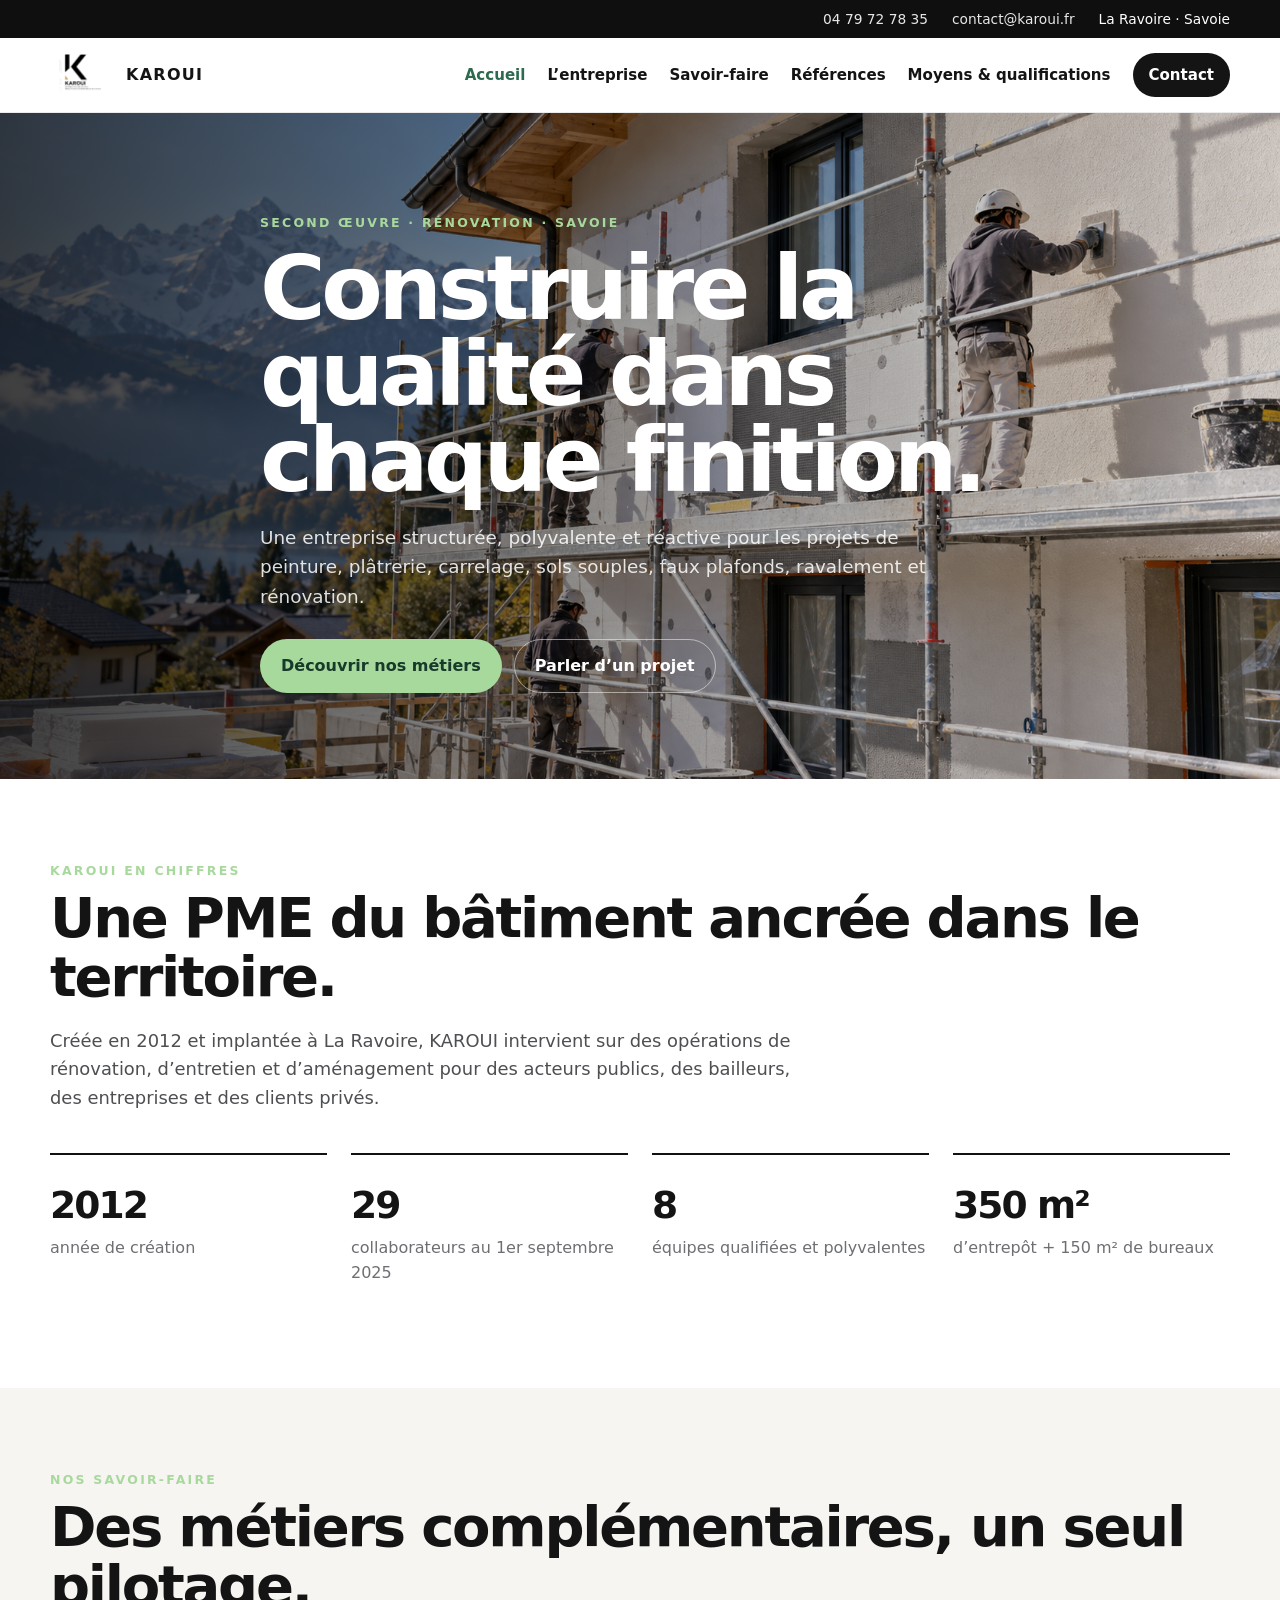
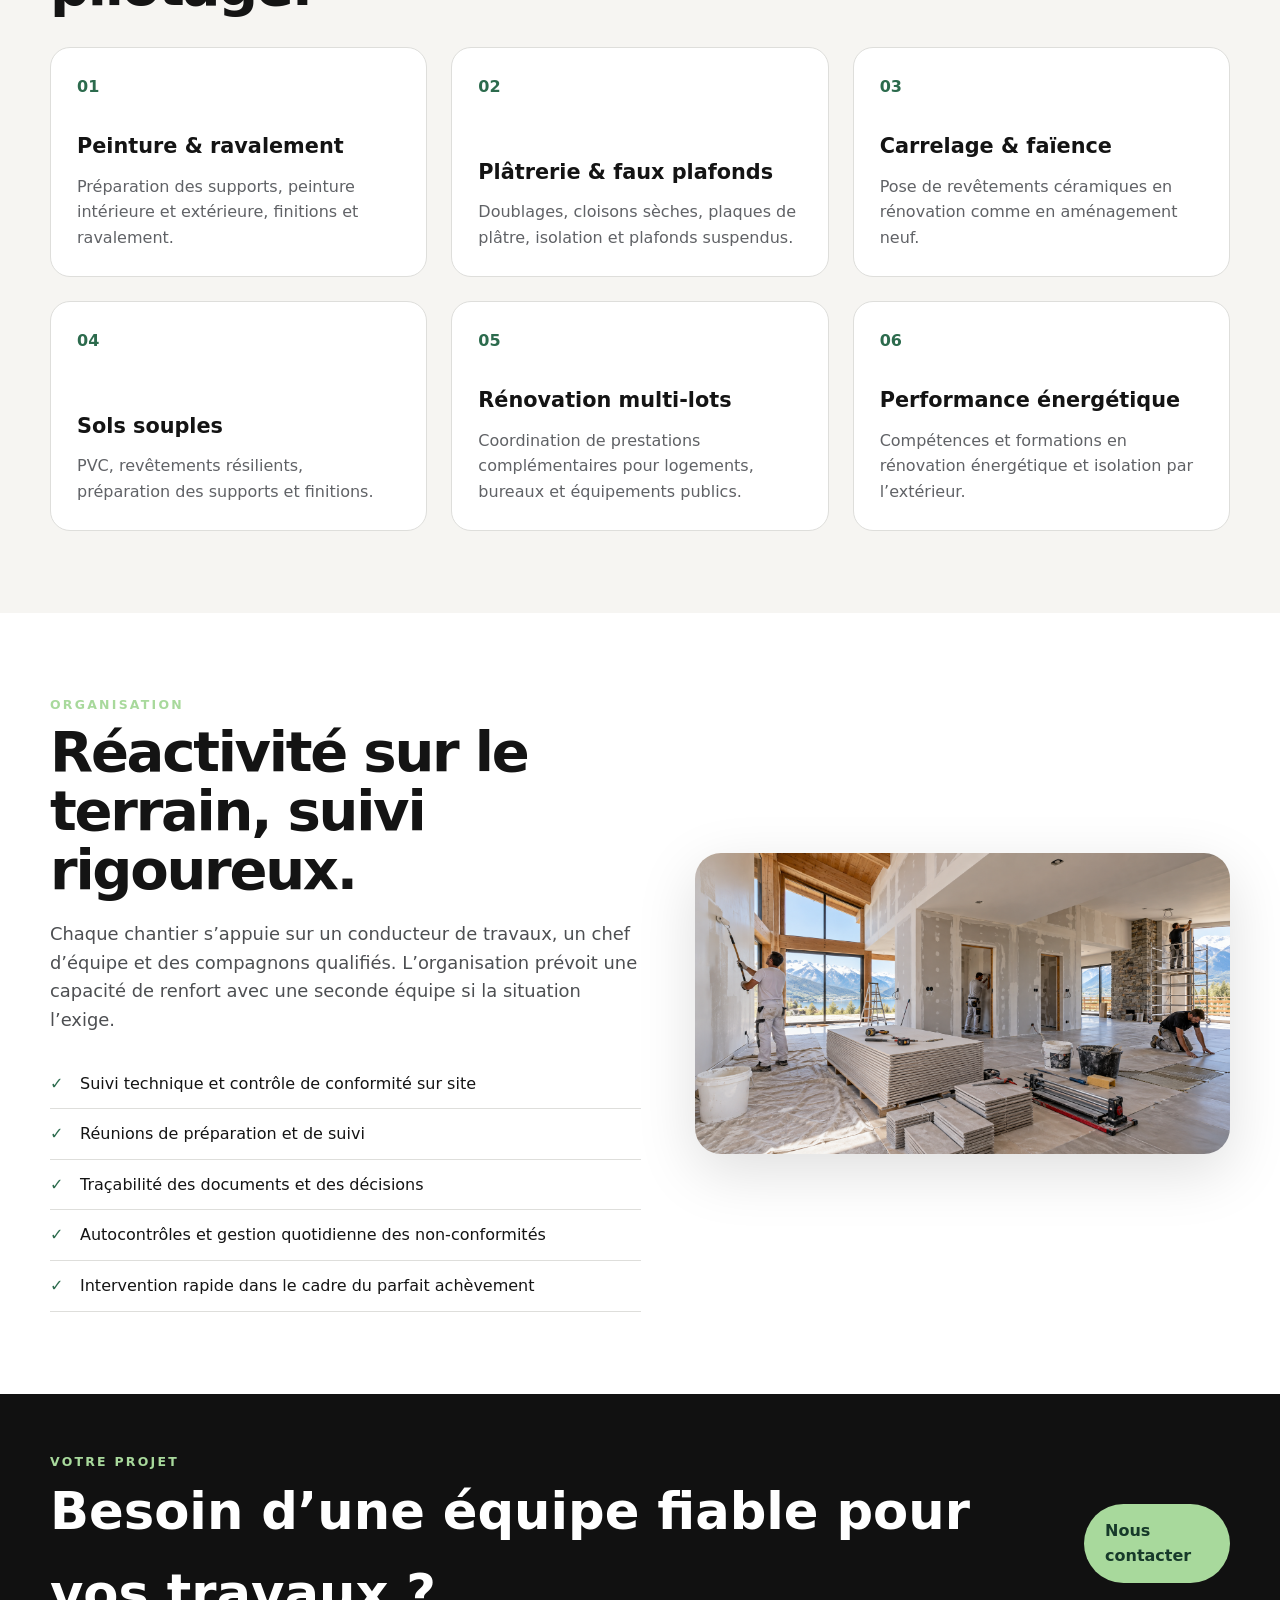
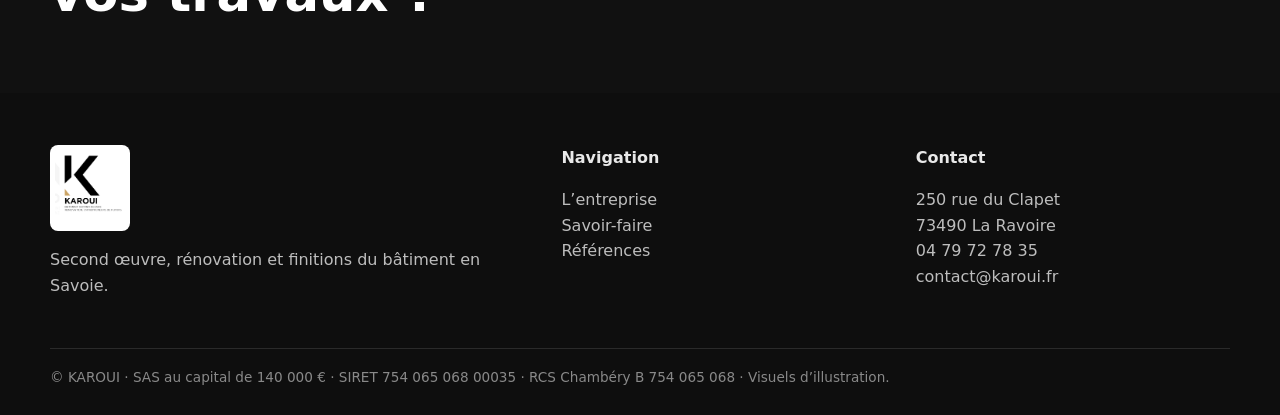
<file: index.html>
<!doctype html><html lang="fr"><head><meta charset="utf-8"><meta name="viewport" content="width=device-width,initial-scale=1"><title>KAROUI | Second œuvre & rénovation en Savoie</title><meta name="description" content="KAROUI accompagne bailleurs, collectivités, entreprises et particuliers pour leurs travaux de peinture, plâtrerie, carrelage, sols souples et rénovation en Savoie."><link rel="stylesheet" href="assets/css/style.css"></head><body>
<div class="topbar"><div class="container"><a href="tel:+33479727835">04 79 72 78 35</a><a href="mailto:contact@karoui.fr">contact@karoui.fr</a><span>La Ravoire · Savoie</span></div></div>
<header><div class="container nav"><a class="brand" href="index.html"><img src="assets/img/logo-karoui.png" alt="Logo KAROUI"><strong>KAROUI</strong></a><button class="menu-btn" aria-label="Ouvrir le menu">☰</button><nav class="navlinks"><a class="active" href="index.html">Accueil</a><a href="entreprise.html">L’entreprise</a><a href="savoir-faire.html">Savoir-faire</a><a href="references.html">Références</a><a href="moyens-qualifications.html">Moyens & qualifications</a><a class="cta" href="contact.html">Contact</a></nav></div></header>
<main>
<section class="hero" style="background-image:url('assets/img/hero-facade.png')"><div class="container content"><div class="eyebrow">Second œuvre · Rénovation · Savoie</div><h1>Construire la qualité dans chaque finition.</h1><p>Une entreprise structurée, polyvalente et réactive pour les projets de peinture, plâtrerie, carrelage, sols souples, faux plafonds, ravalement et rénovation.</p><div class="actions"><a class="btn btn-primary" href="savoir-faire.html">Découvrir nos métiers</a><a class="btn btn-outline" href="contact.html">Parler d’un projet</a></div></div></section>
<section class="section"><div class="container"><div class="eyebrow">KAROUI en chiffres</div><h2>Une PME du bâtiment ancrée dans le territoire.</h2><p class="lead">Créée en 2012 et implantée à La Ravoire, KAROUI intervient sur des opérations de rénovation, d’entretien et d’aménagement pour des acteurs publics, des bailleurs, des entreprises et des clients privés.</p><div class="grid grid-4" style="margin-top:40px"><div class="metric"><b>2012</b><span>année de création</span></div><div class="metric"><b>29</b><span>collaborateurs au 1er septembre 2025</span></div><div class="metric"><b>8</b><span>équipes qualifiées et polyvalentes</span></div><div class="metric"><b>350 m²</b><span>d’entrepôt + 150 m² de bureaux</span></div></div></div></section>
<section class="section alt"><div class="container"><div class="eyebrow">Nos savoir-faire</div><h2>Des métiers complémentaires, un seul pilotage.</h2><div class="grid grid-3" style="margin-top:32px"><div class="card service-card"><span class="num">01</span><div><h3>Peinture & ravalement</h3><p>Préparation des supports, peinture intérieure et extérieure, finitions et ravalement.</p></div></div><div class="card service-card"><span class="num">02</span><div><h3>Plâtrerie & faux plafonds</h3><p>Doublages, cloisons sèches, plaques de plâtre, isolation et plafonds suspendus.</p></div></div><div class="card service-card"><span class="num">03</span><div><h3>Carrelage & faïence</h3><p>Pose de revêtements céramiques en rénovation comme en aménagement neuf.</p></div></div><div class="card service-card"><span class="num">04</span><div><h3>Sols souples</h3><p>PVC, revêtements résilients, préparation des supports et finitions.</p></div></div><div class="card service-card"><span class="num">05</span><div><h3>Rénovation multi-lots</h3><p>Coordination de prestations complémentaires pour logements, bureaux et équipements publics.</p></div></div><div class="card service-card"><span class="num">06</span><div><h3>Performance énergétique</h3><p>Compétences et formations en rénovation énergétique et isolation par l’extérieur.</p></div></div></div></div></section>
<section class="section"><div class="container split"><div><div class="eyebrow">Organisation</div><h2>Réactivité sur le terrain, suivi rigoureux.</h2><p class="lead">Chaque chantier s’appuie sur un conducteur de travaux, un chef d’équipe et des compagnons qualifiés. L’organisation prévoit une capacité de renfort avec une seconde équipe si la situation l’exige.</p><ul class="checklist"><li>Suivi technique et contrôle de conformité sur site</li><li>Réunions de préparation et de suivi</li><li>Traçabilité des documents et des décisions</li><li>Autocontrôles et gestion quotidienne des non-conformités</li><li>Intervention rapide dans le cadre du parfait achèvement</li></ul></div><div class="visual"><img src="assets/img/chantier-interieur.png" alt="Illustration d'un chantier de rénovation intérieure"></div></div></section>
<section class="band"><div class="container"><div><div class="eyebrow">Votre projet</div><h2>Besoin d’une équipe fiable pour vos travaux ?</h2></div><a class="btn btn-primary" href="contact.html">Nous contacter</a></div></section>
</main>
<footer><div class="container"><div class="footer-grid"><div><img class="logo-footer" src="assets/img/logo-karoui.png" alt="KAROUI"><p>Second œuvre, rénovation et finitions du bâtiment en Savoie.</p></div><div><strong>Navigation</strong><p><a href="entreprise.html">L’entreprise</a><br><a href="savoir-faire.html">Savoir-faire</a><br><a href="references.html">Références</a></p></div><div><strong>Contact</strong><p>250 rue du Clapet<br>73490 La Ravoire<br><a href="tel:+33479727835">04 79 72 78 35</a><br><a href="mailto:contact@karoui.fr">contact@karoui.fr</a></p></div></div><div class="footer-bottom">© KAROUI · SAS au capital de 140 000 € · SIRET 754 065 068 00035 · RCS Chambéry B 754 065 068 · Visuels d’illustration.</div></div></footer><script src="assets/js/main.js"></script></body></html>
</file>
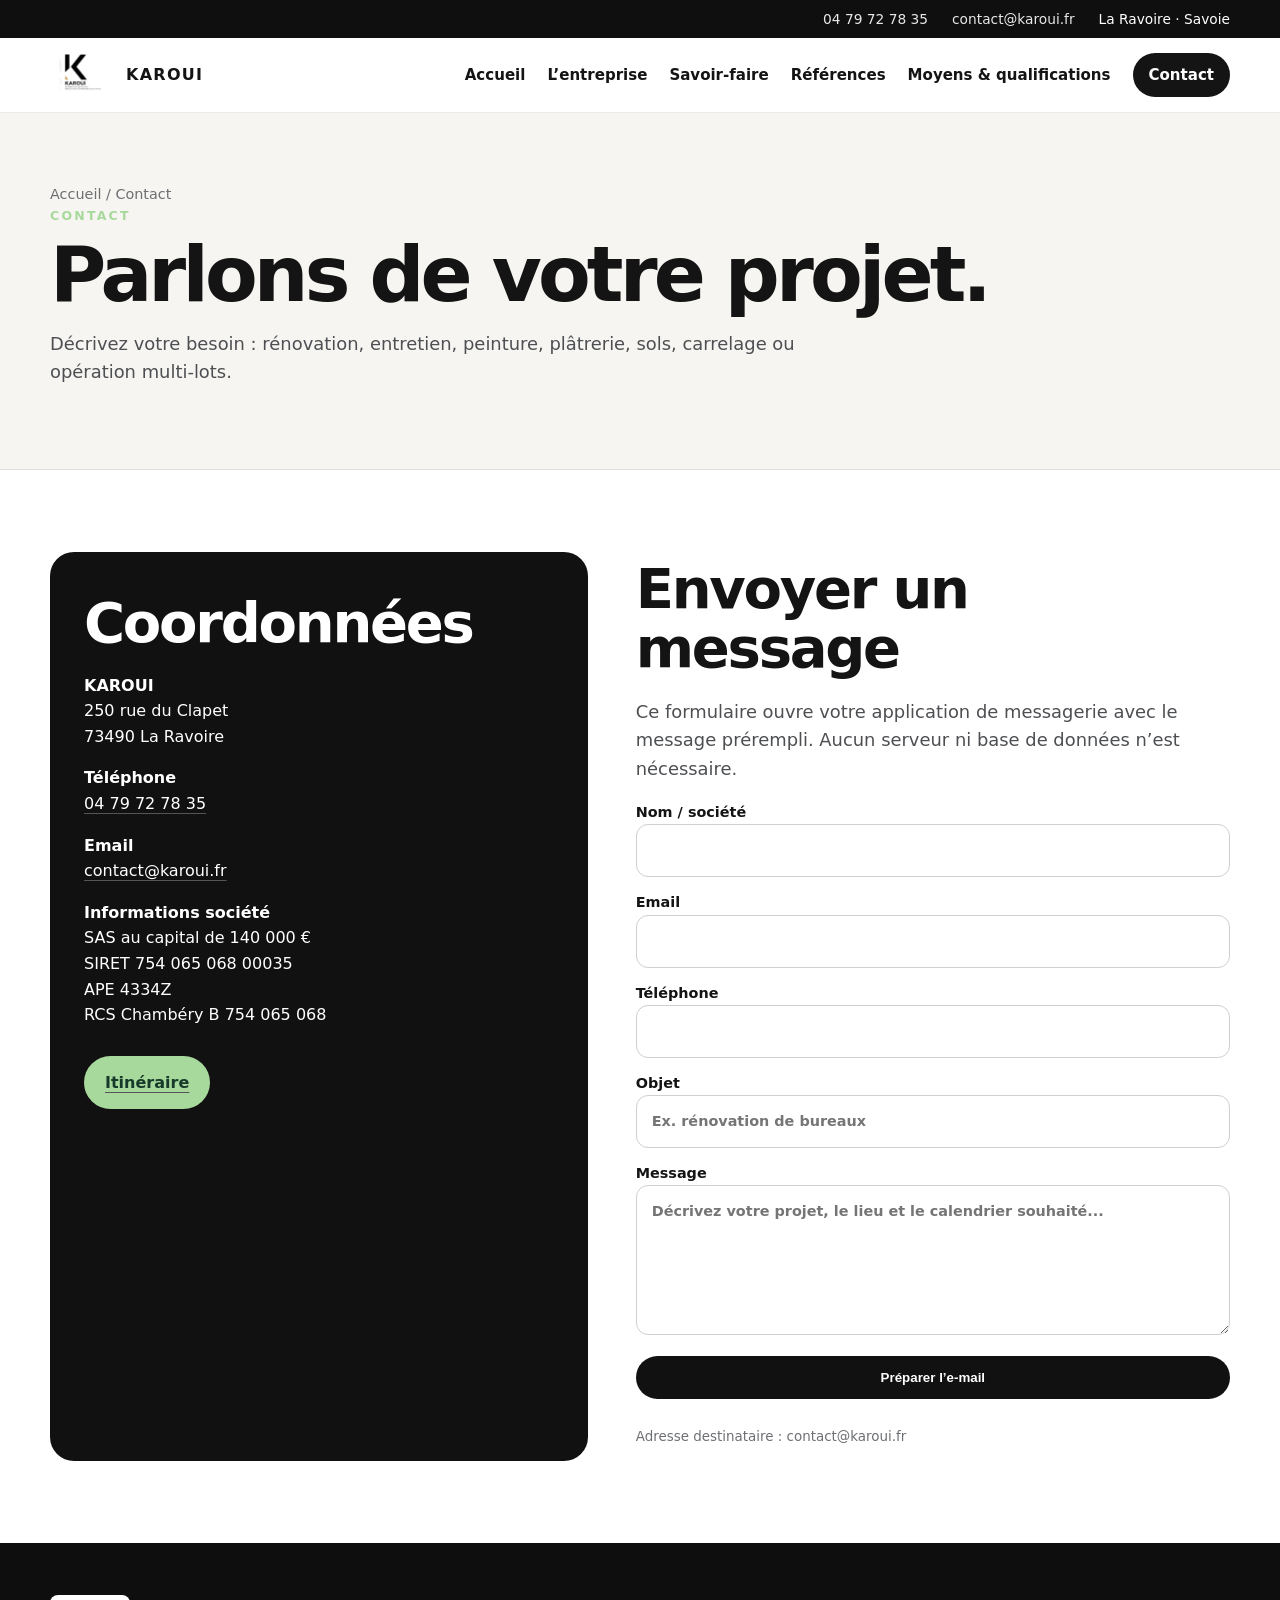
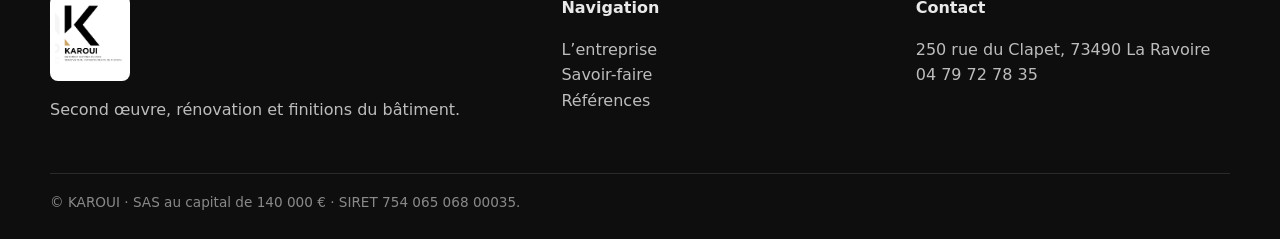
<file: contact.html>
<!doctype html><html lang="fr"><head><meta charset="utf-8"><meta name="viewport" content="width=device-width,initial-scale=1"><title>Contact | KAROUI</title><meta name="description" content="Contacter KAROUI à La Ravoire pour un projet de rénovation ou de second œuvre."><link rel="stylesheet" href="assets/css/style.css"></head><body>
<div class="topbar"><div class="container"><a href="tel:+33479727835">04 79 72 78 35</a><a href="mailto:contact@karoui.fr">contact@karoui.fr</a><span>La Ravoire · Savoie</span></div></div><header><div class="container nav"><a class="brand" href="index.html"><img src="assets/img/logo-karoui.png" alt="Logo KAROUI"><strong>KAROUI</strong></a><button class="menu-btn">☰</button><nav class="navlinks"><a href="index.html">Accueil</a><a href="entreprise.html">L’entreprise</a><a href="savoir-faire.html">Savoir-faire</a><a href="references.html">Références</a><a href="moyens-qualifications.html">Moyens & qualifications</a><a class="cta active" href="contact.html">Contact</a></nav></div></header>
<main><section class="page-hero"><div class="container"><div class="breadcrumbs">Accueil / Contact</div><div class="eyebrow">Contact</div><h1>Parlons de votre projet.</h1><p class="lead">Décrivez votre besoin : rénovation, entretien, peinture, plâtrerie, sols, carrelage ou opération multi-lots.</p></div></section>
<section class="section"><div class="container contact-wrap"><div class="contact-box"><h2>Coordonnées</h2><p><strong>KAROUI</strong><br>250 rue du Clapet<br>73490 La Ravoire</p><p><strong>Téléphone</strong><br><a href="tel:+33479727835">04 79 72 78 35</a></p><p><strong>Email</strong><br><a href="mailto:contact@karoui.fr">contact@karoui.fr</a></p><p><strong>Informations société</strong><br>SAS au capital de 140 000 €<br>SIRET 754 065 068 00035<br>APE 4334Z<br>RCS Chambéry B 754 065 068</p><div class="actions"><a class="btn btn-primary" href="https://www.google.com/maps/search/?api=1&query=250+Rue+du+Clapet+73490+La+Ravoire" target="_blank" rel="noopener">Itinéraire</a></div></div><div><h2>Envoyer un message</h2><p class="lead">Ce formulaire ouvre votre application de messagerie avec le message prérempli. Aucun serveur ni base de données n’est nécessaire.</p><form id="contact-form" class="contact-form"><label>Nom / société<input name="nom" required></label><label>Email<input type="email" name="email" required></label><label>Téléphone<input name="telephone"></label><label>Objet<input name="objet" placeholder="Ex. rénovation de bureaux"></label><label>Message<textarea name="message" required placeholder="Décrivez votre projet, le lieu et le calendrier souhaité..."></textarea></label><button class="btn btn-dark" type="submit">Préparer l’e-mail</button><p class="note">Adresse destinataire : contact@karoui.fr</p></form></div></div></section></main>
<footer><div class="container"><div class="footer-grid"><div><img class="logo-footer" src="assets/img/logo-karoui.png" alt="KAROUI"><p>Second œuvre, rénovation et finitions du bâtiment.</p></div><div><strong>Navigation</strong><p><a href="entreprise.html">L’entreprise</a><br><a href="savoir-faire.html">Savoir-faire</a><br><a href="references.html">Références</a></p></div><div><strong>Contact</strong><p>250 rue du Clapet, 73490 La Ravoire<br><a href="tel:+33479727835">04 79 72 78 35</a></p></div></div><div class="footer-bottom">© KAROUI · SAS au capital de 140 000 € · SIRET 754 065 068 00035.</div></div></footer><script src="assets/js/main.js"></script></body></html>
</file>
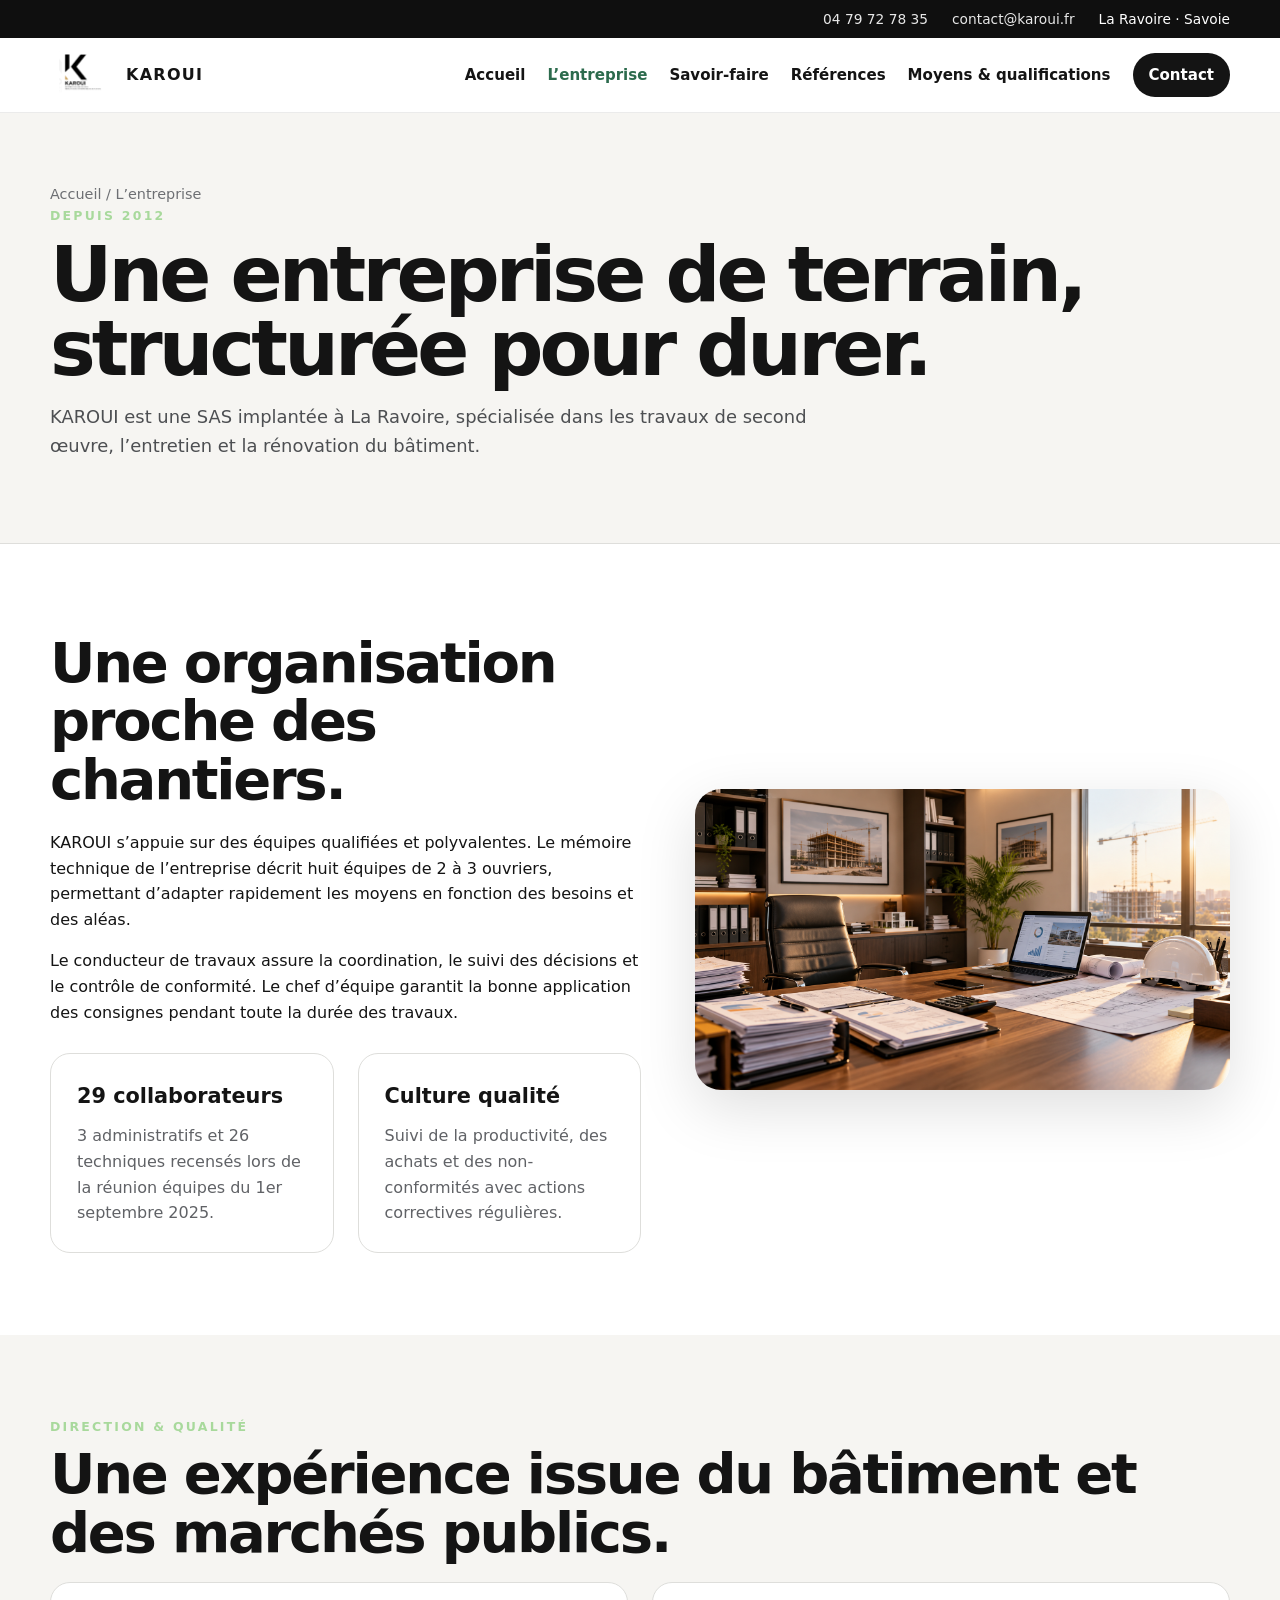
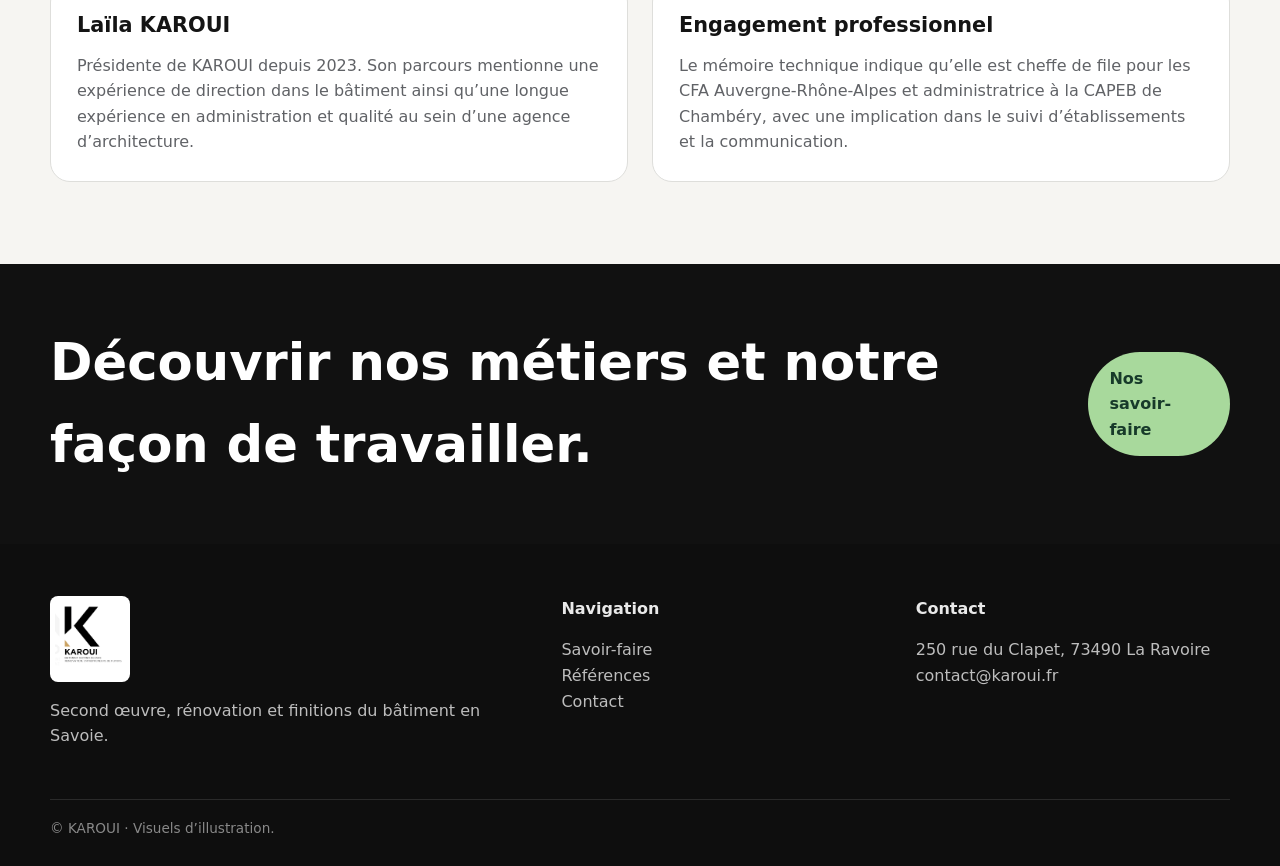
<file: entreprise.html>
<!doctype html><html lang="fr"><head><meta charset="utf-8"><meta name="viewport" content="width=device-width,initial-scale=1"><title>L’entreprise | KAROUI</title><meta name="description" content="Découvrez KAROUI, entreprise de second œuvre et rénovation implantée à La Ravoire en Savoie."><link rel="stylesheet" href="assets/css/style.css"></head><body>
<div class="topbar"><div class="container"><a href="tel:+33479727835">04 79 72 78 35</a><a href="mailto:contact@karoui.fr">contact@karoui.fr</a><span>La Ravoire · Savoie</span></div></div><header><div class="container nav"><a class="brand" href="index.html"><img src="assets/img/logo-karoui.png" alt="Logo KAROUI"><strong>KAROUI</strong></a><button class="menu-btn">☰</button><nav class="navlinks"><a href="index.html">Accueil</a><a class="active" href="entreprise.html">L’entreprise</a><a href="savoir-faire.html">Savoir-faire</a><a href="references.html">Références</a><a href="moyens-qualifications.html">Moyens & qualifications</a><a class="cta" href="contact.html">Contact</a></nav></div></header>
<main><section class="page-hero"><div class="container"><div class="breadcrumbs">Accueil / L’entreprise</div><div class="eyebrow">Depuis 2012</div><h1>Une entreprise de terrain, structurée pour durer.</h1><p class="lead">KAROUI est une SAS implantée à La Ravoire, spécialisée dans les travaux de second œuvre, l’entretien et la rénovation du bâtiment.</p></div></section>
<section class="section"><div class="container split"><div><h2>Une organisation proche des chantiers.</h2><p>KAROUI s’appuie sur des équipes qualifiées et polyvalentes. Le mémoire technique de l’entreprise décrit huit équipes de 2 à 3 ouvriers, permettant d’adapter rapidement les moyens en fonction des besoins et des aléas.</p><p>Le conducteur de travaux assure la coordination, le suivi des décisions et le contrôle de conformité. Le chef d’équipe garantit la bonne application des consignes pendant toute la durée des travaux.</p><div class="grid grid-2" style="margin-top:28px"><div class="card"><h3>29 collaborateurs</h3><p>3 administratifs et 26 techniques recensés lors de la réunion équipes du 1er septembre 2025.</p></div><div class="card"><h3>Culture qualité</h3><p>Suivi de la productivité, des achats et des non-conformités avec actions correctives régulières.</p></div></div></div><div class="visual"><img src="assets/img/bureau.png" alt="Illustration d'un bureau de conduite de travaux"></div></div></section>
<section class="section alt"><div class="container"><div class="eyebrow">Direction & qualité</div><h2>Une expérience issue du bâtiment et des marchés publics.</h2><div class="grid grid-2"><div class="card"><h3>Laïla KAROUI</h3><p>Présidente de KAROUI depuis 2023. Son parcours mentionne une expérience de direction dans le bâtiment ainsi qu’une longue expérience en administration et qualité au sein d’une agence d’architecture.</p></div><div class="card"><h3>Engagement professionnel</h3><p>Le mémoire technique indique qu’elle est cheffe de file pour les CFA Auvergne-Rhône-Alpes et administratrice à la CAPEB de Chambéry, avec une implication dans le suivi d’établissements et la communication.</p></div></div></div></section>
<section class="band"><div class="container"><h2>Découvrir nos métiers et notre façon de travailler.</h2><a class="btn btn-primary" href="savoir-faire.html">Nos savoir-faire</a></div></section></main>
<footer><div class="container"><div class="footer-grid"><div><img class="logo-footer" src="assets/img/logo-karoui.png" alt="KAROUI"><p>Second œuvre, rénovation et finitions du bâtiment en Savoie.</p></div><div><strong>Navigation</strong><p><a href="savoir-faire.html">Savoir-faire</a><br><a href="references.html">Références</a><br><a href="contact.html">Contact</a></p></div><div><strong>Contact</strong><p>250 rue du Clapet, 73490 La Ravoire<br><a href="mailto:contact@karoui.fr">contact@karoui.fr</a></p></div></div><div class="footer-bottom">© KAROUI · Visuels d’illustration.</div></div></footer><script src="assets/js/main.js"></script></body></html>
</file>
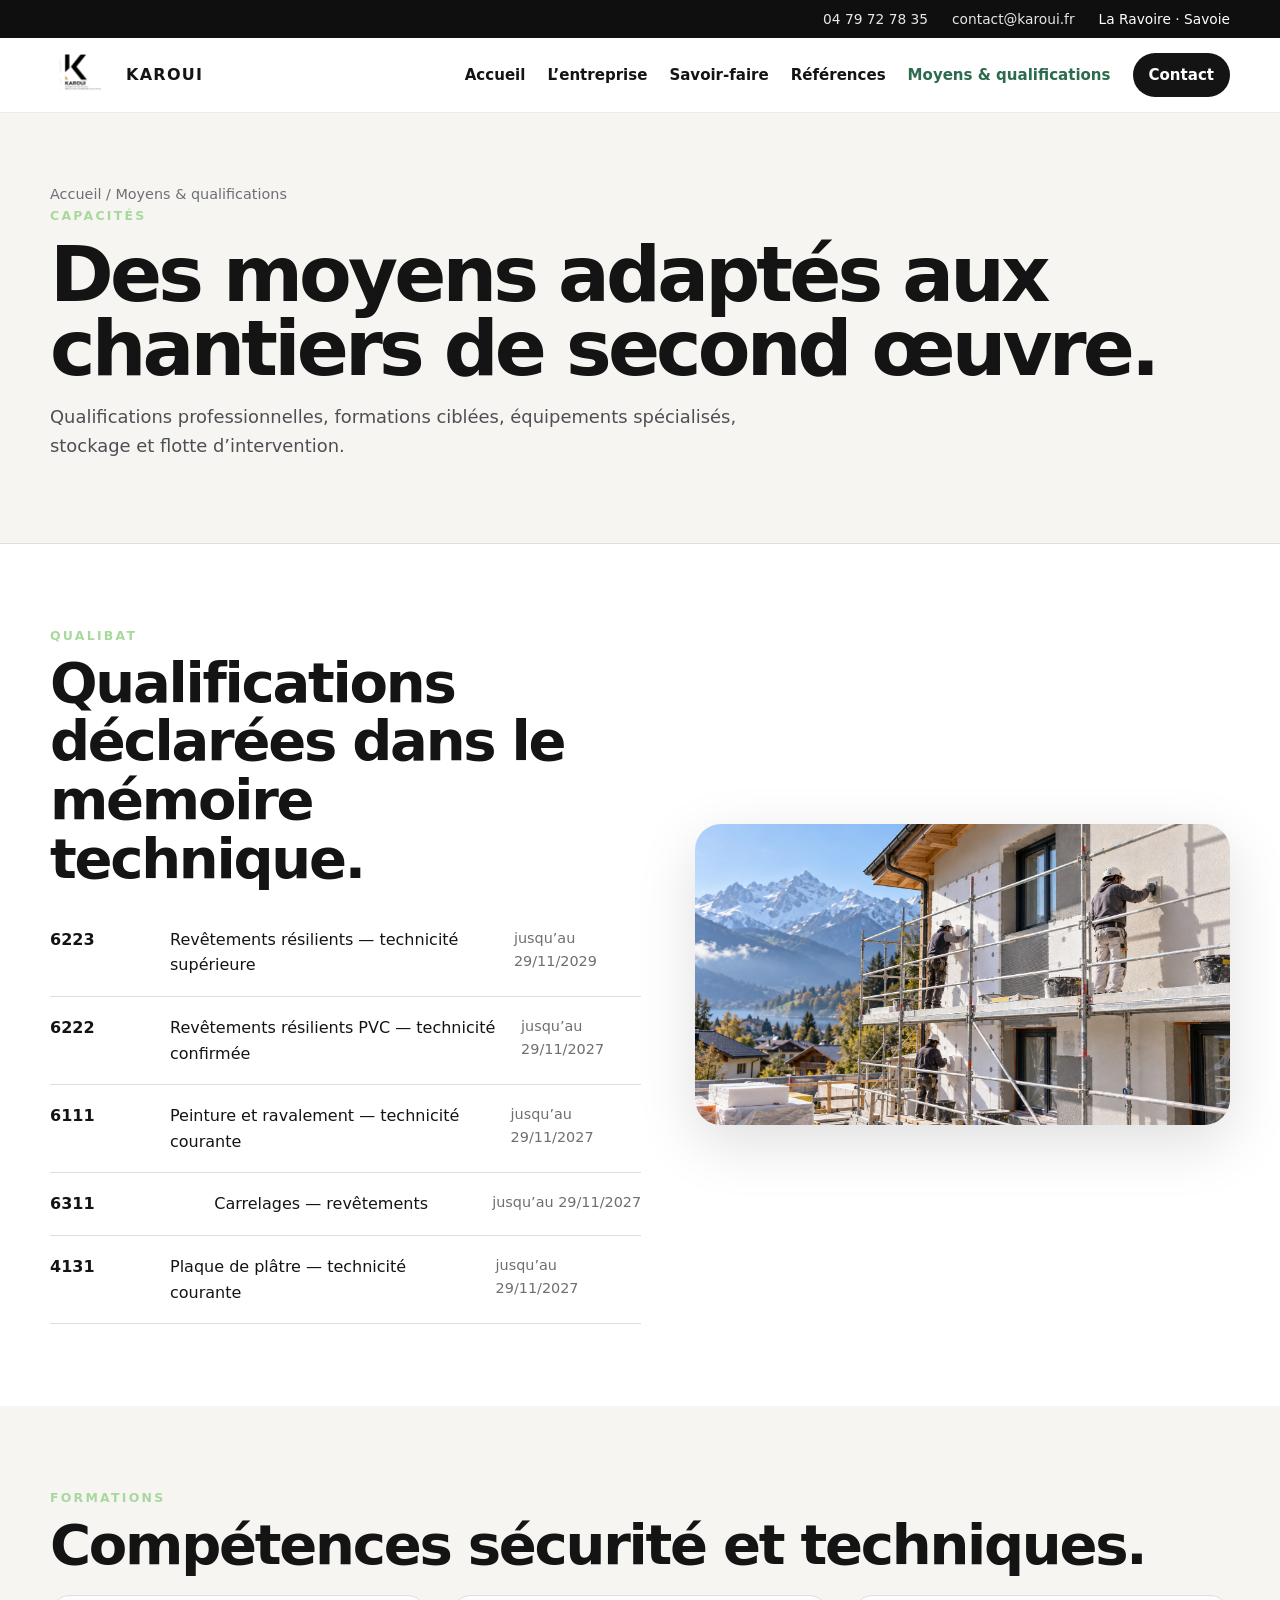
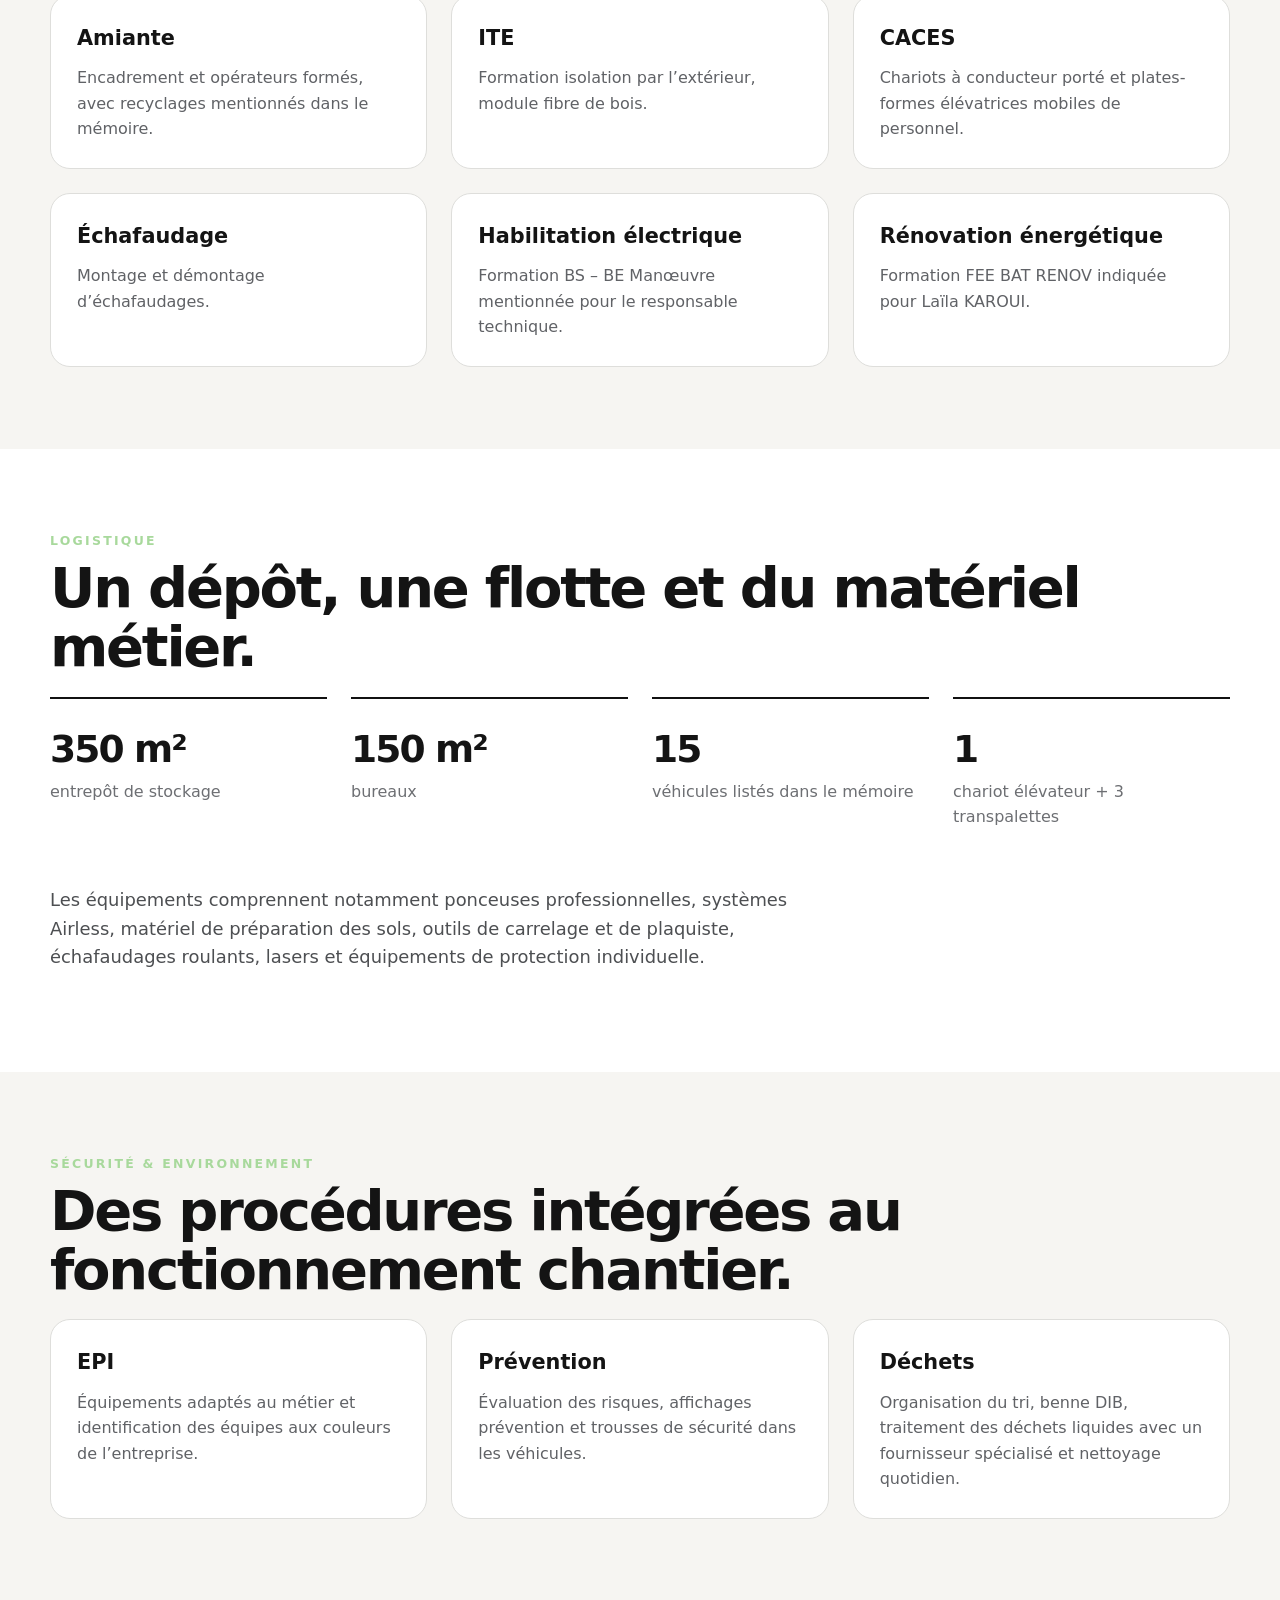
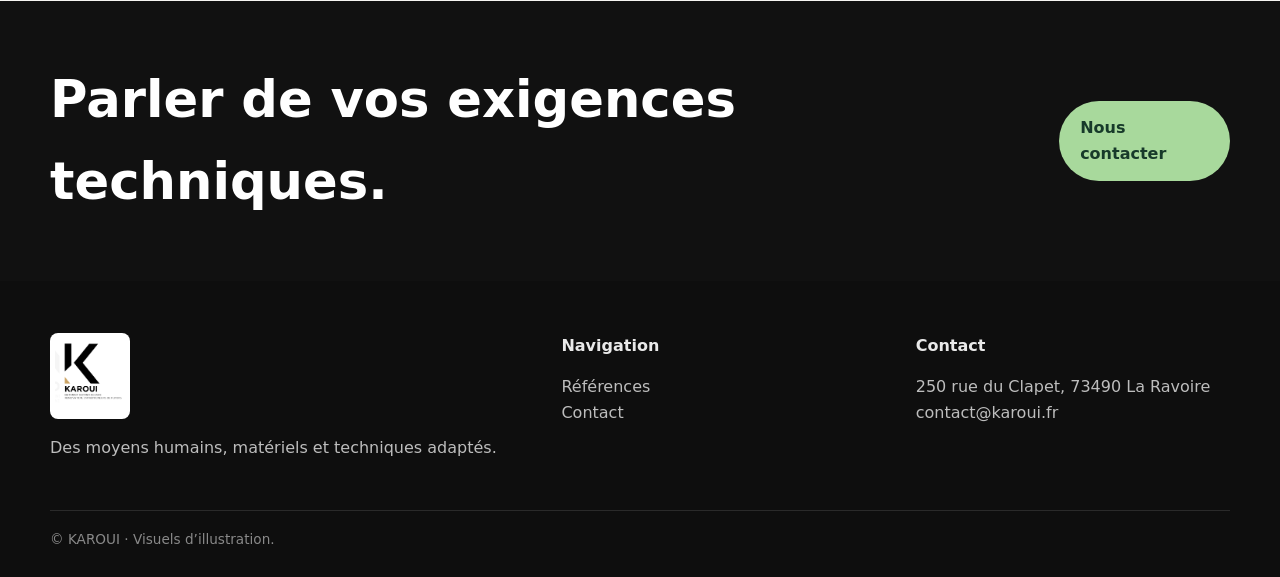
<file: moyens-qualifications.html>
<!doctype html><html lang="fr"><head><meta charset="utf-8"><meta name="viewport" content="width=device-width,initial-scale=1"><title>Moyens & qualifications | KAROUI</title><meta name="description" content="Qualifications Qualibat, formations, flotte, atelier et équipements de KAROUI."><link rel="stylesheet" href="assets/css/style.css"></head><body>
<div class="topbar"><div class="container"><a href="tel:+33479727835">04 79 72 78 35</a><a href="mailto:contact@karoui.fr">contact@karoui.fr</a><span>La Ravoire · Savoie</span></div></div><header><div class="container nav"><a class="brand" href="index.html"><img src="assets/img/logo-karoui.png" alt="Logo KAROUI"><strong>KAROUI</strong></a><button class="menu-btn">☰</button><nav class="navlinks"><a href="index.html">Accueil</a><a href="entreprise.html">L’entreprise</a><a href="savoir-faire.html">Savoir-faire</a><a href="references.html">Références</a><a class="active" href="moyens-qualifications.html">Moyens & qualifications</a><a class="cta" href="contact.html">Contact</a></nav></div></header>
<main><section class="page-hero"><div class="container"><div class="breadcrumbs">Accueil / Moyens & qualifications</div><div class="eyebrow">Capacités</div><h1>Des moyens adaptés aux chantiers de second œuvre.</h1><p class="lead">Qualifications professionnelles, formations ciblées, équipements spécialisés, stockage et flotte d’intervention.</p></div></section>
<section class="section"><div class="container split"><div><div class="eyebrow">Qualibat</div><h2>Qualifications déclarées dans le mémoire technique.</h2><div class="qualif"><b>6223</b><span>Revêtements résilients — technicité supérieure</span><span class="small">jusqu’au 29/11/2029</span></div><div class="qualif"><b>6222</b><span>Revêtements résilients PVC — technicité confirmée</span><span class="small">jusqu’au 29/11/2027</span></div><div class="qualif"><b>6111</b><span>Peinture et ravalement — technicité courante</span><span class="small">jusqu’au 29/11/2027</span></div><div class="qualif"><b>6311</b><span>Carrelages — revêtements</span><span class="small">jusqu’au 29/11/2027</span></div><div class="qualif"><b>4131</b><span>Plaque de plâtre — technicité courante</span><span class="small">jusqu’au 29/11/2027</span></div></div><div class="visual"><img src="assets/img/hero-facade.png" alt="Illustration façade en rénovation"></div></div></section>
<section class="section alt"><div class="container"><div class="eyebrow">Formations</div><h2>Compétences sécurité et techniques.</h2><div class="grid grid-3"><div class="card"><h3>Amiante</h3><p>Encadrement et opérateurs formés, avec recyclages mentionnés dans le mémoire.</p></div><div class="card"><h3>ITE</h3><p>Formation isolation par l’extérieur, module fibre de bois.</p></div><div class="card"><h3>CACES</h3><p>Chariots à conducteur porté et plates-formes élévatrices mobiles de personnel.</p></div><div class="card"><h3>Échafaudage</h3><p>Montage et démontage d’échafaudages.</p></div><div class="card"><h3>Habilitation électrique</h3><p>Formation BS – BE Manœuvre mentionnée pour le responsable technique.</p></div><div class="card"><h3>Rénovation énergétique</h3><p>Formation FEE BAT RENOV indiquée pour Laïla KAROUI.</p></div></div></div></section>
<section class="section"><div class="container"><div class="eyebrow">Logistique</div><h2>Un dépôt, une flotte et du matériel métier.</h2><div class="grid grid-4"><div class="metric"><b>350 m²</b><span>entrepôt de stockage</span></div><div class="metric"><b>150 m²</b><span>bureaux</span></div><div class="metric"><b>15</b><span>véhicules listés dans le mémoire</span></div><div class="metric"><b>1</b><span>chariot élévateur + 3 transpalettes</span></div></div><p class="lead" style="margin-top:36px">Les équipements comprennent notamment ponceuses professionnelles, systèmes Airless, matériel de préparation des sols, outils de carrelage et de plaquiste, échafaudages roulants, lasers et équipements de protection individuelle.</p></div></section>
<section class="section alt"><div class="container"><div class="eyebrow">Sécurité & environnement</div><h2>Des procédures intégrées au fonctionnement chantier.</h2><div class="grid grid-3"><div class="card"><h3>EPI</h3><p>Équipements adaptés au métier et identification des équipes aux couleurs de l’entreprise.</p></div><div class="card"><h3>Prévention</h3><p>Évaluation des risques, affichages prévention et trousses de sécurité dans les véhicules.</p></div><div class="card"><h3>Déchets</h3><p>Organisation du tri, benne DIB, traitement des déchets liquides avec un fournisseur spécialisé et nettoyage quotidien.</p></div></div></div></section>
<section class="band"><div class="container"><h2>Parler de vos exigences techniques.</h2><a class="btn btn-primary" href="contact.html">Nous contacter</a></div></section></main>
<footer><div class="container"><div class="footer-grid"><div><img class="logo-footer" src="assets/img/logo-karoui.png" alt="KAROUI"><p>Des moyens humains, matériels et techniques adaptés.</p></div><div><strong>Navigation</strong><p><a href="references.html">Références</a><br><a href="contact.html">Contact</a></p></div><div><strong>Contact</strong><p>250 rue du Clapet, 73490 La Ravoire<br><a href="mailto:contact@karoui.fr">contact@karoui.fr</a></p></div></div><div class="footer-bottom">© KAROUI · Visuels d’illustration.</div></div></footer><script src="assets/js/main.js"></script></body></html>
</file>
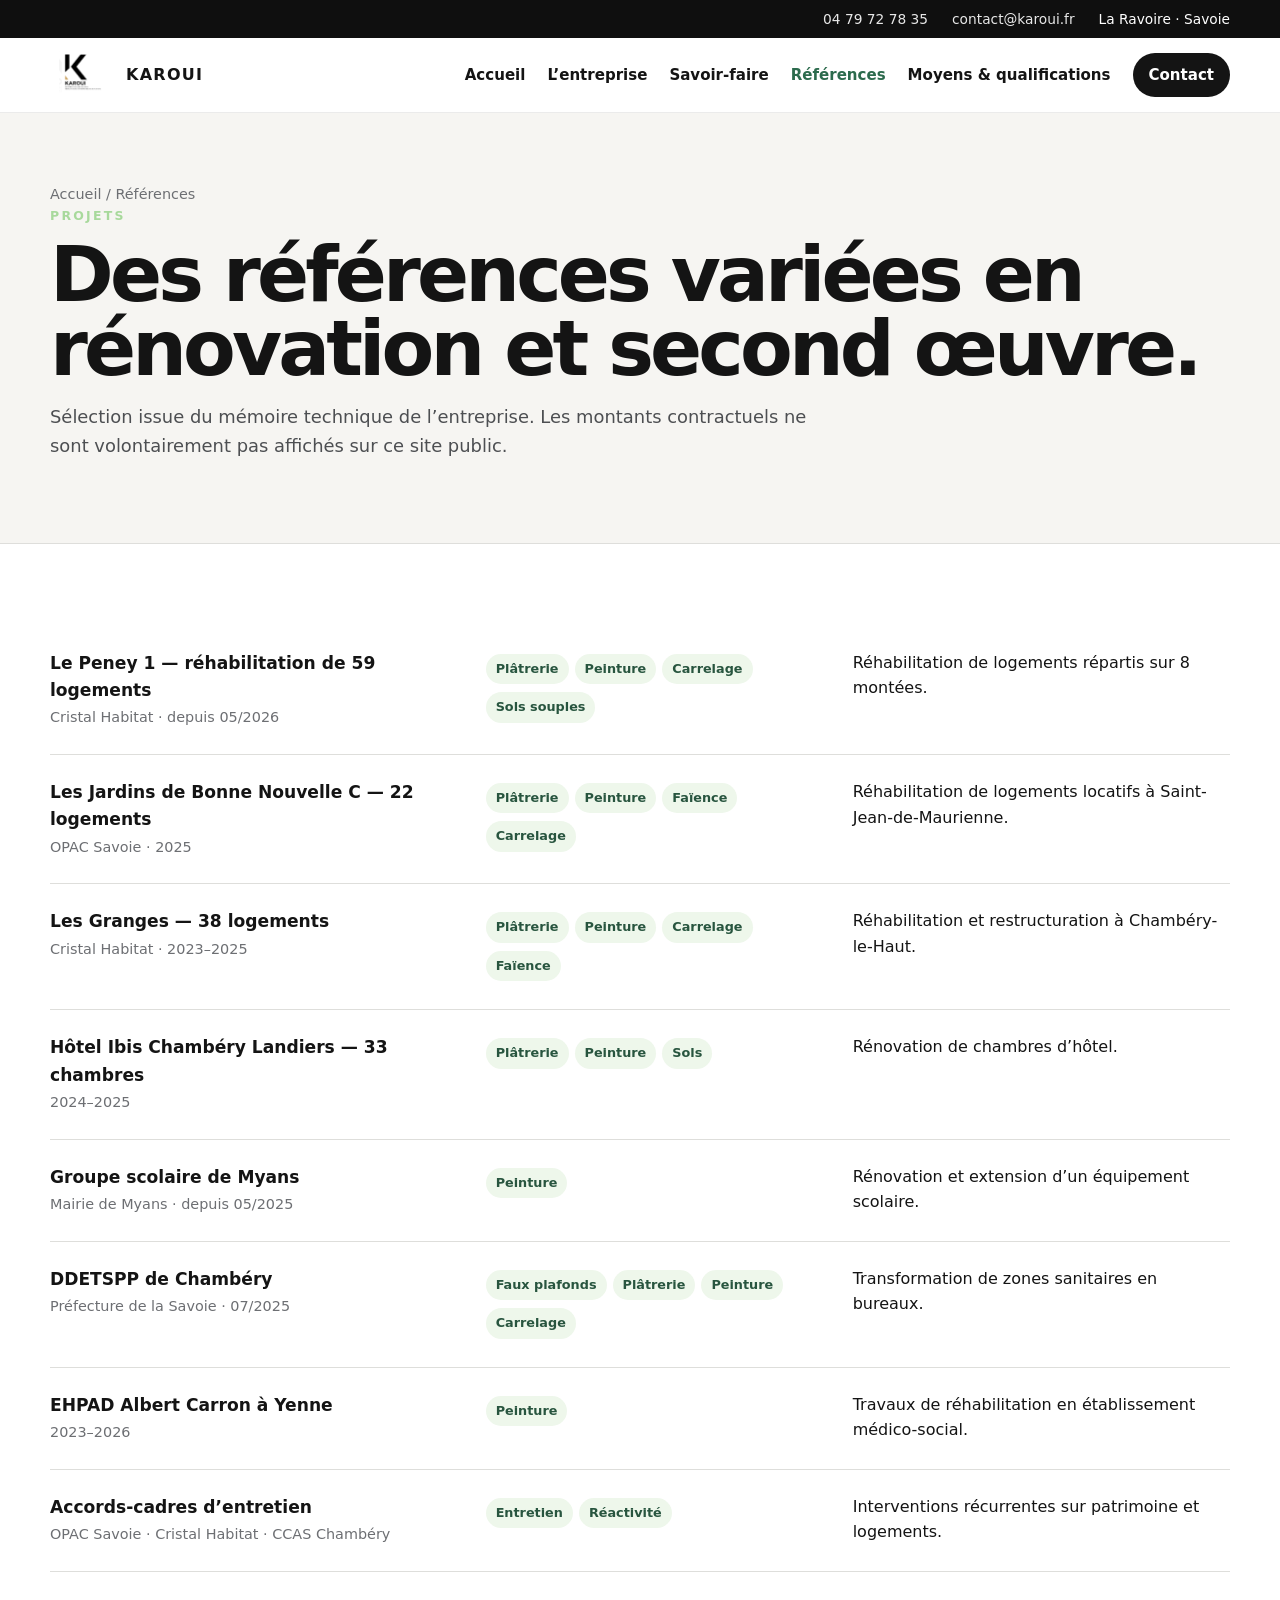
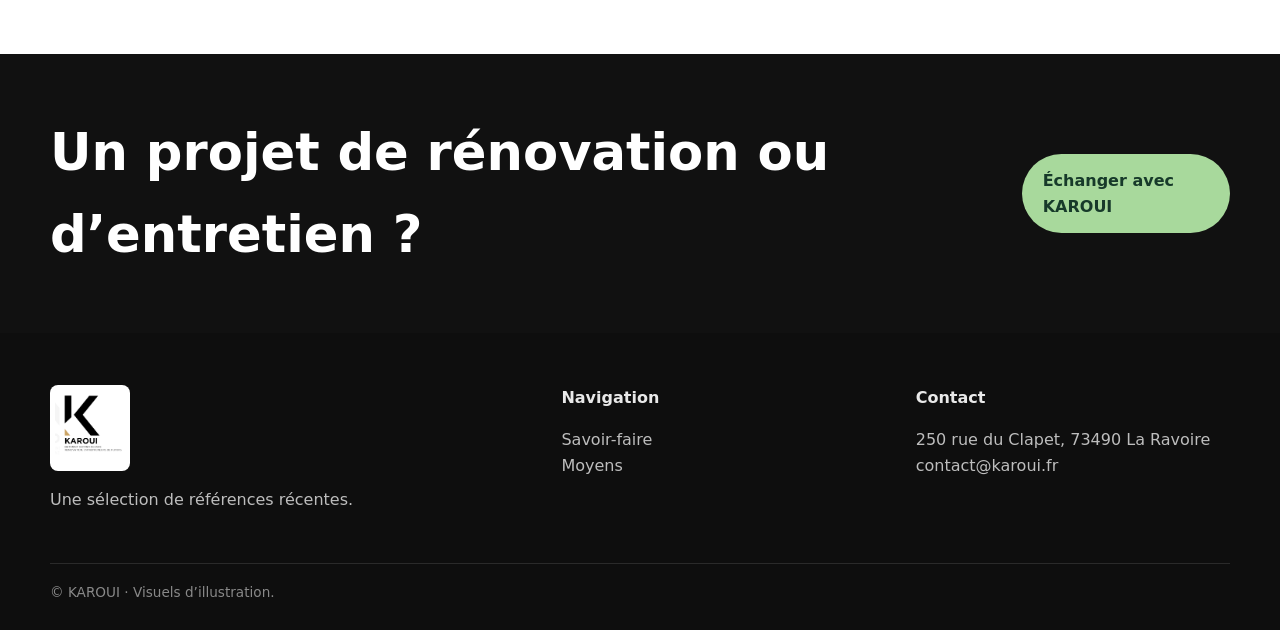
<file: references.html>
<!doctype html><html lang="fr"><head><meta charset="utf-8"><meta name="viewport" content="width=device-width,initial-scale=1"><title>Références | KAROUI</title><meta name="description" content="Quelques références de KAROUI : logements, équipements publics, hôtellerie, bureaux et rénovation en Savoie."><link rel="stylesheet" href="assets/css/style.css"></head><body>
<div class="topbar"><div class="container"><a href="tel:+33479727835">04 79 72 78 35</a><a href="mailto:contact@karoui.fr">contact@karoui.fr</a><span>La Ravoire · Savoie</span></div></div><header><div class="container nav"><a class="brand" href="index.html"><img src="assets/img/logo-karoui.png" alt="Logo KAROUI"><strong>KAROUI</strong></a><button class="menu-btn">☰</button><nav class="navlinks"><a href="index.html">Accueil</a><a href="entreprise.html">L’entreprise</a><a href="savoir-faire.html">Savoir-faire</a><a class="active" href="references.html">Références</a><a href="moyens-qualifications.html">Moyens & qualifications</a><a class="cta" href="contact.html">Contact</a></nav></div></header>
<main><section class="page-hero"><div class="container"><div class="breadcrumbs">Accueil / Références</div><div class="eyebrow">Projets</div><h1>Des références variées en rénovation et second œuvre.</h1><p class="lead">Sélection issue du mémoire technique de l’entreprise. Les montants contractuels ne sont volontairement pas affichés sur ce site public.</p></div></section>
<section class="section"><div class="container">
<div class="ref"><div><strong>Le Peney 1 — réhabilitation de 59 logements</strong><br><span class="small">Cristal Habitat · depuis 05/2026</span></div><div><span class="tag">Plâtrerie</span><span class="tag">Peinture</span><span class="tag">Carrelage</span><span class="tag">Sols souples</span></div><div>Réhabilitation de logements répartis sur 8 montées.</div></div>
<div class="ref"><div><strong>Les Jardins de Bonne Nouvelle C — 22 logements</strong><br><span class="small">OPAC Savoie · 2025</span></div><div><span class="tag">Plâtrerie</span><span class="tag">Peinture</span><span class="tag">Faïence</span><span class="tag">Carrelage</span></div><div>Réhabilitation de logements locatifs à Saint-Jean-de-Maurienne.</div></div>
<div class="ref"><div><strong>Les Granges — 38 logements</strong><br><span class="small">Cristal Habitat · 2023–2025</span></div><div><span class="tag">Plâtrerie</span><span class="tag">Peinture</span><span class="tag">Carrelage</span><span class="tag">Faïence</span></div><div>Réhabilitation et restructuration à Chambéry-le-Haut.</div></div>
<div class="ref"><div><strong>Hôtel Ibis Chambéry Landiers — 33 chambres</strong><br><span class="small">2024–2025</span></div><div><span class="tag">Plâtrerie</span><span class="tag">Peinture</span><span class="tag">Sols</span></div><div>Rénovation de chambres d’hôtel.</div></div>
<div class="ref"><div><strong>Groupe scolaire de Myans</strong><br><span class="small">Mairie de Myans · depuis 05/2025</span></div><div><span class="tag">Peinture</span></div><div>Rénovation et extension d’un équipement scolaire.</div></div>
<div class="ref"><div><strong>DDETSPP de Chambéry</strong><br><span class="small">Préfecture de la Savoie · 07/2025</span></div><div><span class="tag">Faux plafonds</span><span class="tag">Plâtrerie</span><span class="tag">Peinture</span><span class="tag">Carrelage</span></div><div>Transformation de zones sanitaires en bureaux.</div></div>
<div class="ref"><div><strong>EHPAD Albert Carron à Yenne</strong><br><span class="small">2023–2026</span></div><div><span class="tag">Peinture</span></div><div>Travaux de réhabilitation en établissement médico-social.</div></div>
<div class="ref"><div><strong>Accords-cadres d’entretien</strong><br><span class="small">OPAC Savoie · Cristal Habitat · CCAS Chambéry</span></div><div><span class="tag">Entretien</span><span class="tag">Réactivité</span></div><div>Interventions récurrentes sur patrimoine et logements.</div></div>
</div></section>
<section class="band"><div class="container"><h2>Un projet de rénovation ou d’entretien ?</h2><a class="btn btn-primary" href="contact.html">Échanger avec KAROUI</a></div></section></main>
<footer><div class="container"><div class="footer-grid"><div><img class="logo-footer" src="assets/img/logo-karoui.png" alt="KAROUI"><p>Une sélection de références récentes.</p></div><div><strong>Navigation</strong><p><a href="savoir-faire.html">Savoir-faire</a><br><a href="moyens-qualifications.html">Moyens</a></p></div><div><strong>Contact</strong><p>250 rue du Clapet, 73490 La Ravoire<br><a href="mailto:contact@karoui.fr">contact@karoui.fr</a></p></div></div><div class="footer-bottom">© KAROUI · Visuels d’illustration.</div></div></footer><script src="assets/js/main.js"></script></body></html>
</file>
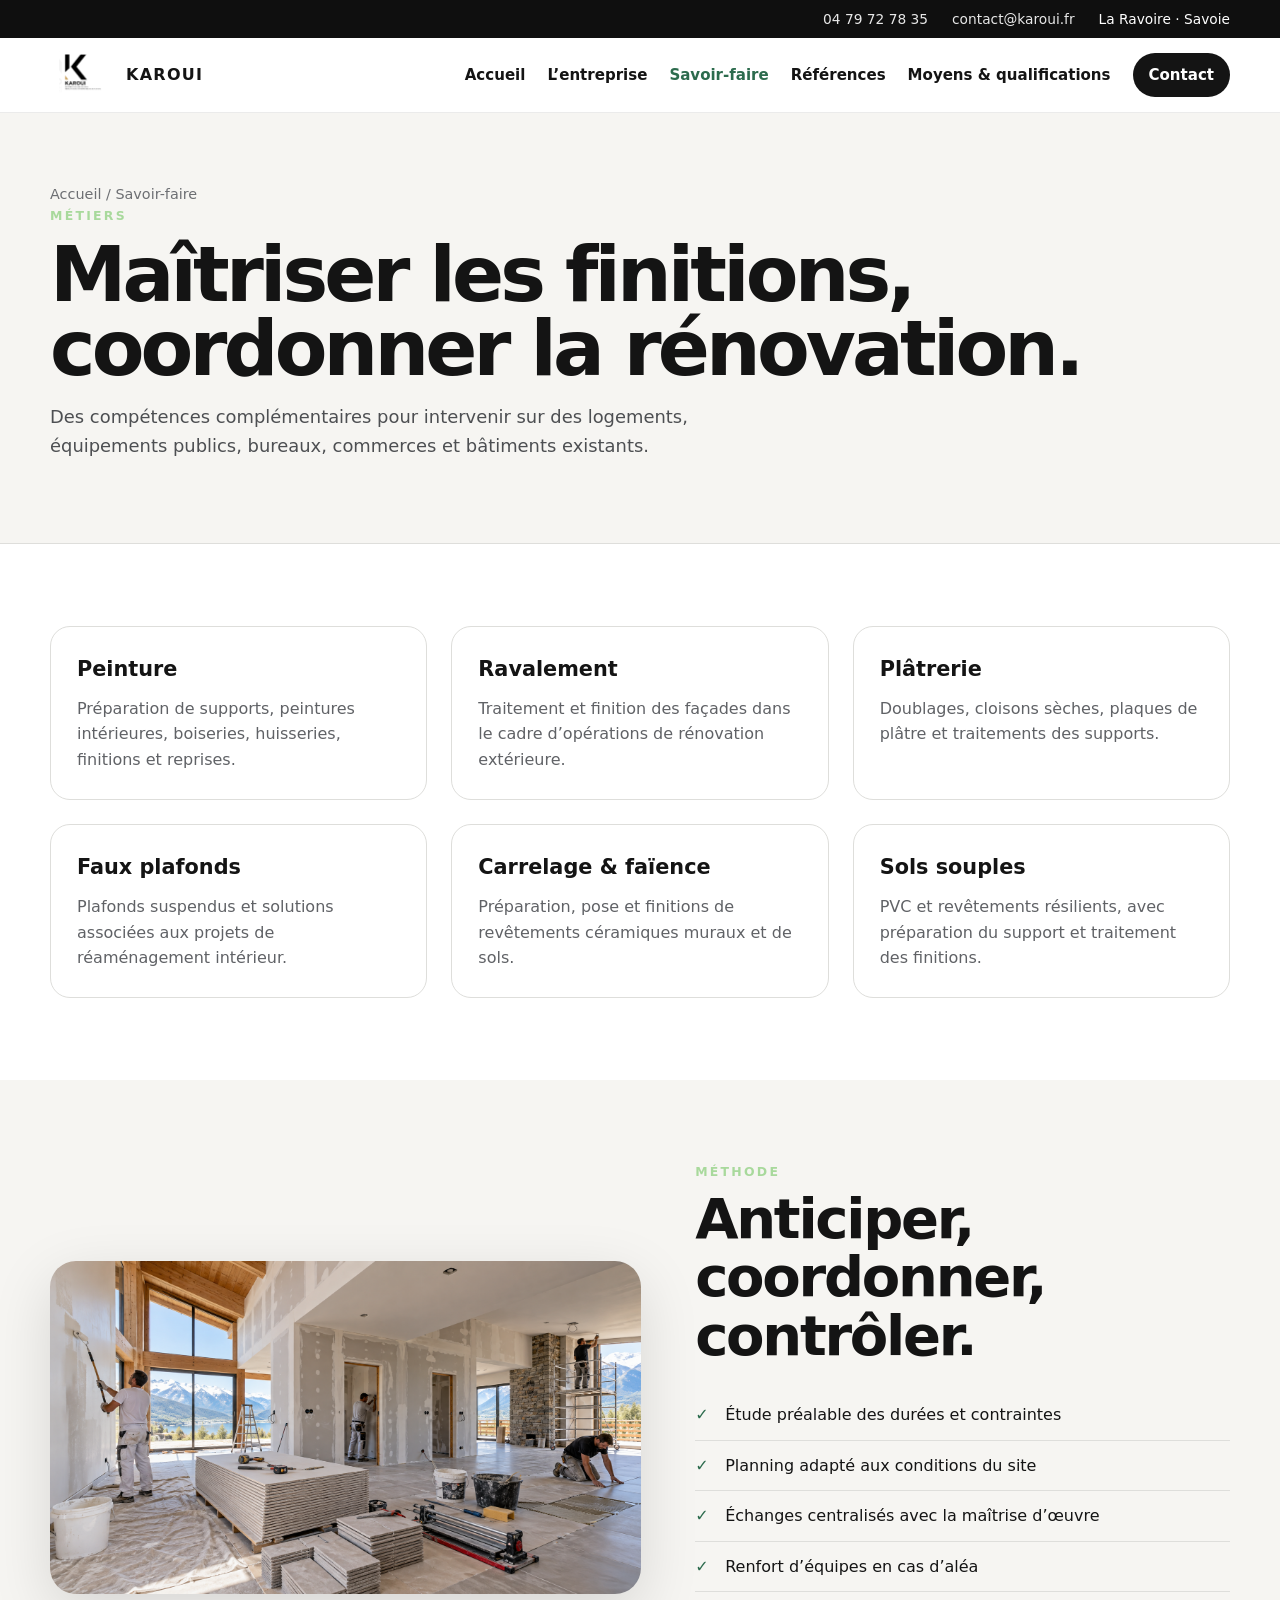
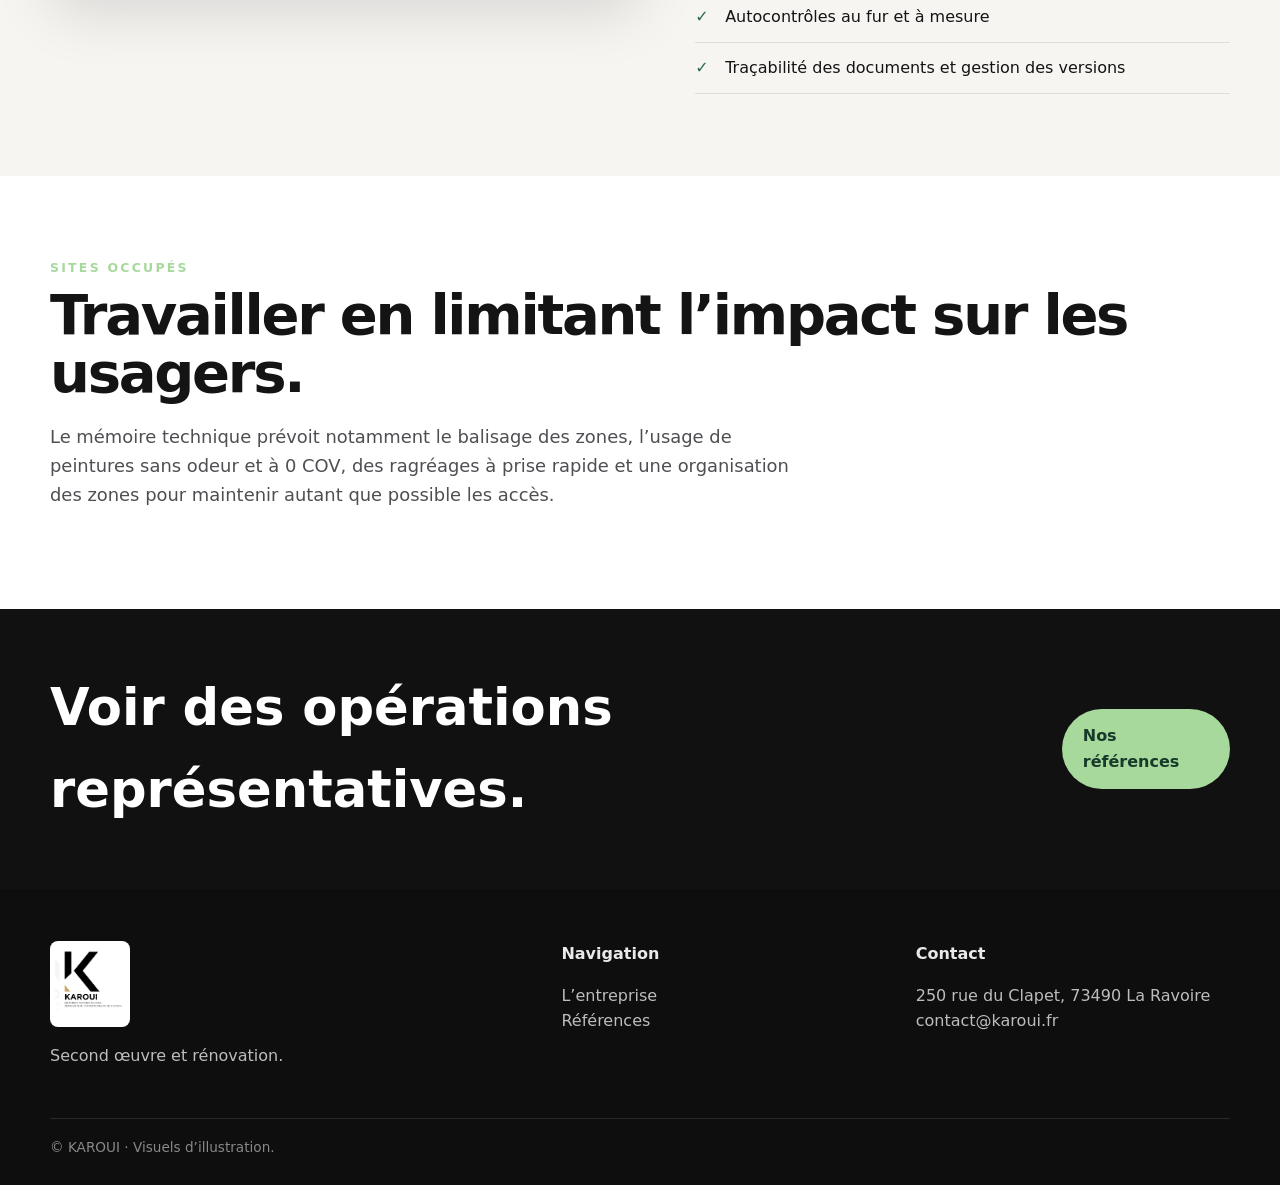
<file: savoir-faire.html>
<!doctype html><html lang="fr"><head><meta charset="utf-8"><meta name="viewport" content="width=device-width,initial-scale=1"><title>Savoir-faire | KAROUI</title><meta name="description" content="Peinture, plâtrerie, faux plafonds, sols souples, carrelage, faïence et rénovation : les savoir-faire de KAROUI."><link rel="stylesheet" href="assets/css/style.css"></head><body>
<div class="topbar"><div class="container"><a href="tel:+33479727835">04 79 72 78 35</a><a href="mailto:contact@karoui.fr">contact@karoui.fr</a><span>La Ravoire · Savoie</span></div></div><header><div class="container nav"><a class="brand" href="index.html"><img src="assets/img/logo-karoui.png" alt="Logo KAROUI"><strong>KAROUI</strong></a><button class="menu-btn">☰</button><nav class="navlinks"><a href="index.html">Accueil</a><a href="entreprise.html">L’entreprise</a><a class="active" href="savoir-faire.html">Savoir-faire</a><a href="references.html">Références</a><a href="moyens-qualifications.html">Moyens & qualifications</a><a class="cta" href="contact.html">Contact</a></nav></div></header>
<main><section class="page-hero"><div class="container"><div class="breadcrumbs">Accueil / Savoir-faire</div><div class="eyebrow">Métiers</div><h1>Maîtriser les finitions, coordonner la rénovation.</h1><p class="lead">Des compétences complémentaires pour intervenir sur des logements, équipements publics, bureaux, commerces et bâtiments existants.</p></div></section>
<section class="section"><div class="container"><div class="grid grid-3"><div class="card"><h3>Peinture</h3><p>Préparation de supports, peintures intérieures, boiseries, huisseries, finitions et reprises.</p></div><div class="card"><h3>Ravalement</h3><p>Traitement et finition des façades dans le cadre d’opérations de rénovation extérieure.</p></div><div class="card"><h3>Plâtrerie</h3><p>Doublages, cloisons sèches, plaques de plâtre et traitements des supports.</p></div><div class="card"><h3>Faux plafonds</h3><p>Plafonds suspendus et solutions associées aux projets de réaménagement intérieur.</p></div><div class="card"><h3>Carrelage & faïence</h3><p>Préparation, pose et finitions de revêtements céramiques muraux et de sols.</p></div><div class="card"><h3>Sols souples</h3><p>PVC et revêtements résilients, avec préparation du support et traitement des finitions.</p></div></div></div></section>
<section class="section alt"><div class="container split"><div class="visual"><img src="assets/img/chantier-interieur.png" alt="Illustration chantier intérieur"></div><div><div class="eyebrow">Méthode</div><h2>Anticiper, coordonner, contrôler.</h2><ul class="checklist"><li>Étude préalable des durées et contraintes</li><li>Planning adapté aux conditions du site</li><li>Échanges centralisés avec la maîtrise d’œuvre</li><li>Renfort d’équipes en cas d’aléa</li><li>Autocontrôles au fur et à mesure</li><li>Traçabilité des documents et gestion des versions</li></ul></div></div></section>
<section class="section"><div class="container"><div class="eyebrow">Sites occupés</div><h2>Travailler en limitant l’impact sur les usagers.</h2><p class="lead">Le mémoire technique prévoit notamment le balisage des zones, l’usage de peintures sans odeur et à 0 COV, des ragréages à prise rapide et une organisation des zones pour maintenir autant que possible les accès.</p></div></section>
<section class="band"><div class="container"><h2>Voir des opérations représentatives.</h2><a class="btn btn-primary" href="references.html">Nos références</a></div></section></main>
<footer><div class="container"><div class="footer-grid"><div><img class="logo-footer" src="assets/img/logo-karoui.png" alt="KAROUI"><p>Second œuvre et rénovation.</p></div><div><strong>Navigation</strong><p><a href="entreprise.html">L’entreprise</a><br><a href="references.html">Références</a></p></div><div><strong>Contact</strong><p>250 rue du Clapet, 73490 La Ravoire<br><a href="mailto:contact@karoui.fr">contact@karoui.fr</a></p></div></div><div class="footer-bottom">© KAROUI · Visuels d’illustration.</div></div></footer><script src="assets/js/main.js"></script></body></html>
</file>
<file: assets/css/style.css>
:root{
  --ink:#141414;--muted:#6d6f73;--paper:#f6f5f2;--white:#fff;--accent:#a8d99c;--accent-dark:#2c6b4d;--line:#dededb;--warm:#e7b96a;--max:1180px;
}
*{box-sizing:border-box}html{scroll-behavior:smooth}body{margin:0;font-family:Inter,ui-sans-serif,system-ui,-apple-system,BlinkMacSystemFont,"Segoe UI",sans-serif;color:var(--ink);background:var(--white);line-height:1.6}
a{color:inherit;text-decoration:none}img{max-width:100%;display:block}.container{width:min(calc(100% - 40px),var(--max));margin:auto}
.topbar{background:#0f0f0f;color:#fff;font-size:.86rem}.topbar .container{display:flex;gap:24px;justify-content:flex-end;padding:8px 0;flex-wrap:wrap}.topbar a{opacity:.9}.topbar a:hover{opacity:1}
header{position:sticky;top:0;z-index:20;background:rgba(255,255,255,.94);backdrop-filter:blur(10px);border-bottom:1px solid rgba(0,0,0,.08)}.nav{display:flex;align-items:center;justify-content:space-between;min-height:74px;gap:20px}.brand{display:flex;align-items:center;gap:14px}.brand img{width:62px;height:48px;object-fit:contain}.brand strong{letter-spacing:.08em}.navlinks{display:flex;gap:22px;align-items:center}.navlinks a{font-size:.94rem;font-weight:650}.navlinks a:hover,.navlinks a.active{color:var(--accent-dark)}.cta{background:var(--ink);color:#fff!important;padding:10px 16px;border-radius:999px}.menu-btn{display:none;border:0;background:#eee;padding:9px 12px;border-radius:8px;font-size:1.1rem}
.hero{min-height:74vh;position:relative;display:grid;align-items:end;background-size:cover;background-position:center}.hero:before{content:"";position:absolute;inset:0;background:linear-gradient(90deg,rgba(0,0,0,.75),rgba(0,0,0,.34) 56%,rgba(0,0,0,.1))}.hero .content{position:relative;color:#fff;padding:90px 0 76px;max-width:760px}.eyebrow{text-transform:uppercase;font-size:.78rem;letter-spacing:.18em;font-weight:800;color:var(--accent)}.hero h1,.page-hero h1{font-size:clamp(2.6rem,7vw,5.7rem);line-height:.96;margin:12px 0 20px;letter-spacing:-.05em}.hero p{font-size:1.15rem;max-width:680px;color:rgba(255,255,255,.86)}.actions{display:flex;gap:12px;flex-wrap:wrap;margin-top:28px}.btn{display:inline-flex;align-items:center;justify-content:center;padding:13px 20px;border-radius:999px;font-weight:750;border:1px solid transparent}.btn-primary{background:var(--accent);color:#173a2a}.btn-outline{border-color:rgba(255,255,255,.5);color:#fff}.btn-dark{background:#111;color:#fff}.btn-light{background:#fff;border-color:#ddd}
.section{padding:82px 0}.section.alt{background:var(--paper)}.section h2{font-size:clamp(2rem,4.5vw,3.5rem);line-height:1.05;letter-spacing:-.04em;margin:8px 0 20px}.lead{font-size:1.12rem;color:#4d4f52;max-width:760px}.grid{display:grid;gap:24px}.grid-2{grid-template-columns:repeat(2,1fr)}.grid-3{grid-template-columns:repeat(3,1fr)}.grid-4{grid-template-columns:repeat(4,1fr)}
.metric{border-top:2px solid #111;padding:20px 0}.metric b{font-size:2.35rem;letter-spacing:-.05em;display:block}.metric span{color:var(--muted)}
.card{border:1px solid var(--line);background:#fff;border-radius:20px;padding:26px}.card h3{margin:0 0 10px;font-size:1.3rem}.card p{color:#606266;margin:0}.service-card{min-height:230px;display:flex;flex-direction:column;justify-content:space-between}.service-card .num{font-weight:900;color:var(--accent-dark)}
.split{display:grid;grid-template-columns:1.05fr .95fr;gap:54px;align-items:center}.visual{border-radius:26px;overflow:hidden;box-shadow:0 18px 60px rgba(0,0,0,.13)}.visual img{width:100%;height:100%;object-fit:cover}.checklist{padding:0;margin:24px 0 0;list-style:none}.checklist li{padding:12px 0 12px 30px;border-bottom:1px solid var(--line);position:relative}.checklist li:before{content:"✓";position:absolute;left:0;font-weight:900;color:var(--accent-dark)}
.band{background:#111;color:#fff;padding:58px 0}.band .container{display:flex;align-items:center;justify-content:space-between;gap:30px}.band h2{margin:0;font-size:clamp(1.8rem,4vw,3.2rem)}
.page-hero{background:var(--paper);padding:70px 0 64px;border-bottom:1px solid var(--line)}.page-hero h1{font-size:clamp(2.7rem,6vw,5rem);margin-bottom:16px}.breadcrumbs{color:var(--muted);font-size:.9rem}
.ref{border-bottom:1px solid var(--line);padding:24px 0;display:grid;grid-template-columns:1.2fr 1fr 1.1fr;gap:24px}.ref strong{font-size:1.07rem}.tag{display:inline-block;background:#eef7eb;color:#28553f;border-radius:999px;padding:5px 10px;font-size:.8rem;font-weight:800;margin:4px 6px 4px 0}.qualif{display:flex;justify-content:space-between;gap:20px;border-bottom:1px solid var(--line);padding:18px 0}.qualif b{min-width:100px}.small{font-size:.9rem;color:var(--muted)}
.contact-wrap{display:grid;grid-template-columns:.95fr 1.05fr;gap:48px}.contact-box{background:#111;color:#fff;border-radius:24px;padding:34px}.contact-box a{text-decoration:underline;text-decoration-color:#555;text-underline-offset:4px}.contact-form{display:grid;gap:14px}.contact-form label{font-weight:700;font-size:.9rem}.contact-form input,.contact-form textarea{width:100%;padding:14px 15px;border:1px solid #cfcfcb;border-radius:12px;font:inherit}.contact-form textarea{min-height:150px;resize:vertical}.note{font-size:.84rem;color:var(--muted)}
footer{background:#0e0e0e;color:#e9e9e9;padding:52px 0 26px;margin-top:0}.footer-grid{display:grid;grid-template-columns:1.5fr 1fr 1fr;gap:40px}.footer-grid p,.footer-grid a{color:#bdbdbd}.footer-bottom{border-top:1px solid #2a2a2a;margin-top:34px;padding-top:18px;color:#898989;font-size:.85rem}.logo-footer{width:80px;background:#fff;padding:5px;border-radius:8px;margin-bottom:14px}
@media(max-width:900px){.menu-btn{display:block}.navlinks{position:absolute;left:0;right:0;top:74px;background:#fff;padding:18px 20px;border-bottom:1px solid #ddd;display:none;flex-direction:column;align-items:flex-start}.navlinks.open{display:flex}.grid-4,.grid-3{grid-template-columns:repeat(2,1fr)}.split,.contact-wrap{grid-template-columns:1fr}.ref{grid-template-columns:1fr}.band .container{align-items:flex-start;flex-direction:column}.footer-grid{grid-template-columns:1fr 1fr}}
@media(max-width:600px){.container{width:min(calc(100% - 28px),var(--max))}.topbar .container{justify-content:flex-start;gap:12px}.brand strong{display:none}.hero{min-height:68vh}.hero .content{padding:64px 0}.section{padding:62px 0}.grid-4,.grid-3,.grid-2{grid-template-columns:1fr}.footer-grid{grid-template-columns:1fr}.contact-box{padding:26px}}
</file>
